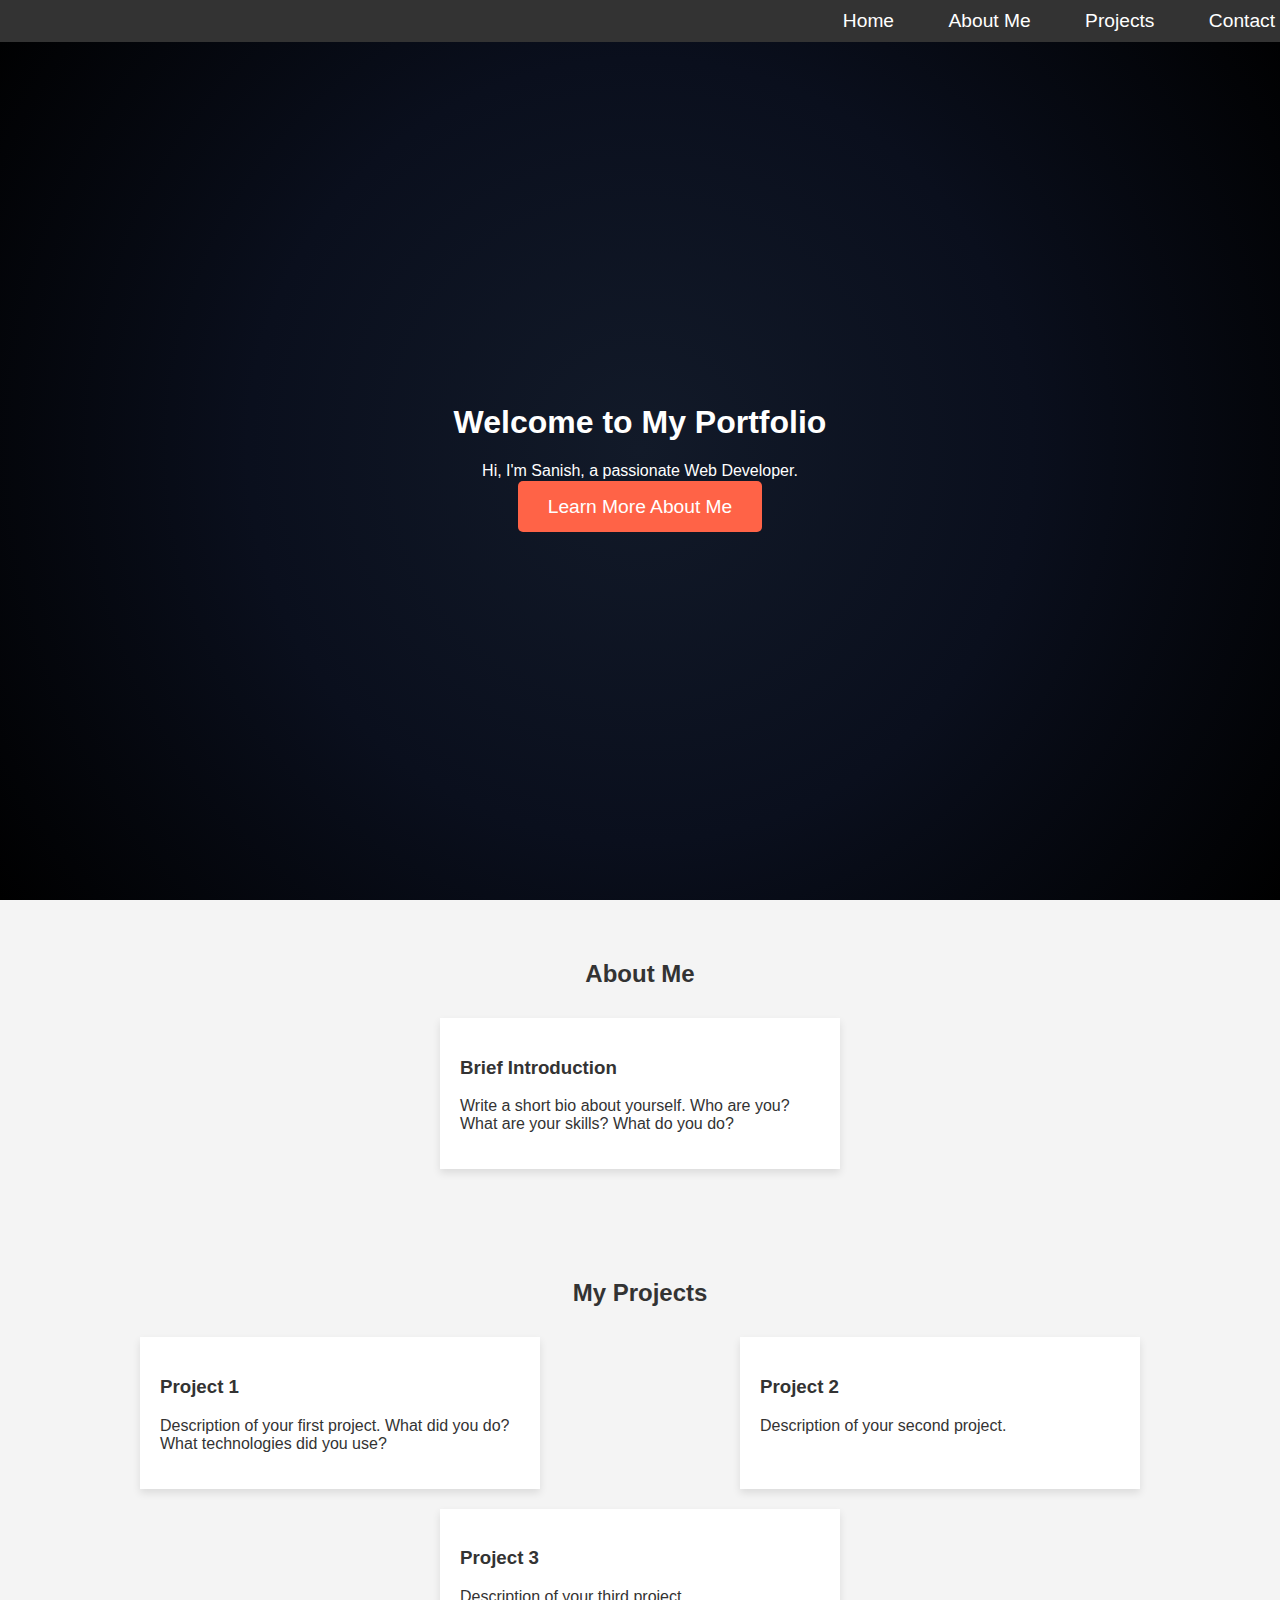
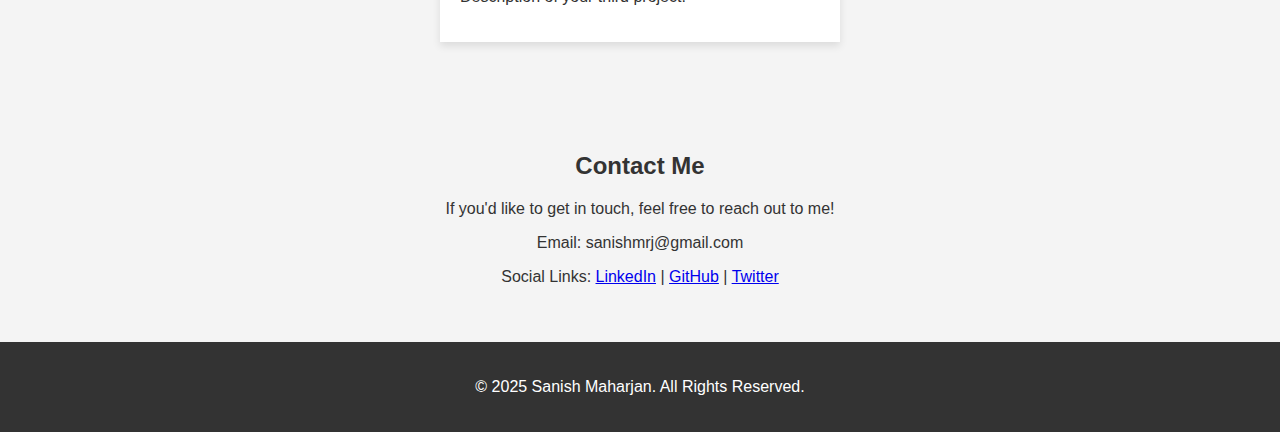
<file: index.html>
<!DOCTYPE html>
<html lang="en">
<head>
    <meta charset="UTF-8">
    <meta name="viewport" content="width=device-width, initial-scale=1.0">
    <title>Portfolio</title>
    <link rel="stylesheet" href="css/style.css">
</head>

<nav>
    <a href="#">Home</a>
    <a href="#about">About Me</a>
    <a href="#projects">Projects</a>
    <a href="#contact">Contact</a>
</nav>

<body>
    <!-- Hero Section -->
    <section id="hero">
        <div class="hero-content">
            <h1>Welcome to My Portfolio</h1>
            <p>Hi, I'm Sanish, a passionate Web Developer.</p>
            <a href="#about" class="cta-btn">Learn More About Me</a>
        </div>
    </section>

    <!-- Sections -->
    <div id="about"></div>
    <div id="projects"></div>
    <div id="contact"></div>

    <footer>
        <p>&copy; 2025 Sanish Maharjan. All Rights Reserved.</p>
    </footer>

    <script src="scripts.js"></script>
</body>
</html>
</file>
<file: css/style.css>
/* General Styles */
body {
    font-family: Arial, sans-serif;
    margin: 0;
    padding: 0;
    background-color: #f4f4f4;
    color: #333;
}

nav {
    position: fixed;
    text-align: right;       
    top: 0;                
    left: 0;               
    width: 100%;           
    background-color: #333;
    color: white;          
    padding: 10px 20px;    
    z-index: 1000;         
}

nav a {
    color: white;          
    text-decoration: none; 
    padding: 10px 15px;    
    margin: 0 10px;       
    font-size: 1.2rem;    
}

nav a:hover {
    background-color: #555; 
    border-radius: 5px;      
}

/* Section Styles */
section {
    padding: 40px;
    text-align: center;
}

.container {
    max-width: 1200px;
    margin: 0 auto;
    display: flex;
    justify-content: space-around;
    flex-wrap: wrap;
}

.card {
    background-color: white;
    box-shadow: 0 4px 8px rgba(0, 0, 0, 0.1);
    margin: 10px;
    padding: 20px;
    width: 30%;
    text-align: left;
}

.card h3 {
    color: #333;
}

/* Footer Styles */
footer {
    text-align: center;
    background-color: #333;
    color: white;
    padding: 20px;
}

footer a {
    color: #fff;
    text-decoration: none;
}

/* Hero Section */
#hero {
    position: relative;
    background: radial-gradient(circle, #121A29, #0a0f1d, #000000); 
    background-size: cover;
    background-position: center;
    height: 100vh; 
    color: white;
    display: flex;
    justify-content: center;
    align-items: center;
    text-align: center;
    padding: 0 20px;
}

.hero-content {
    max-width: 800px;
}

.hero h1 {
    font-size: 4rem;
    margin: 0;

}

.hero p {
    font-size: 1.5rem;
    margin: 10px 0;
}

.cta-btn {
    background-color: #ff6347; 
    color: white;
    padding: 15px 30px;
    font-size: 1.2rem;
    text-decoration: none;
    border-radius: 5px;
    transition: background-color 0.3s;
}

.cta-btn:hover {
    background-color: #e55347;
}
</file>
